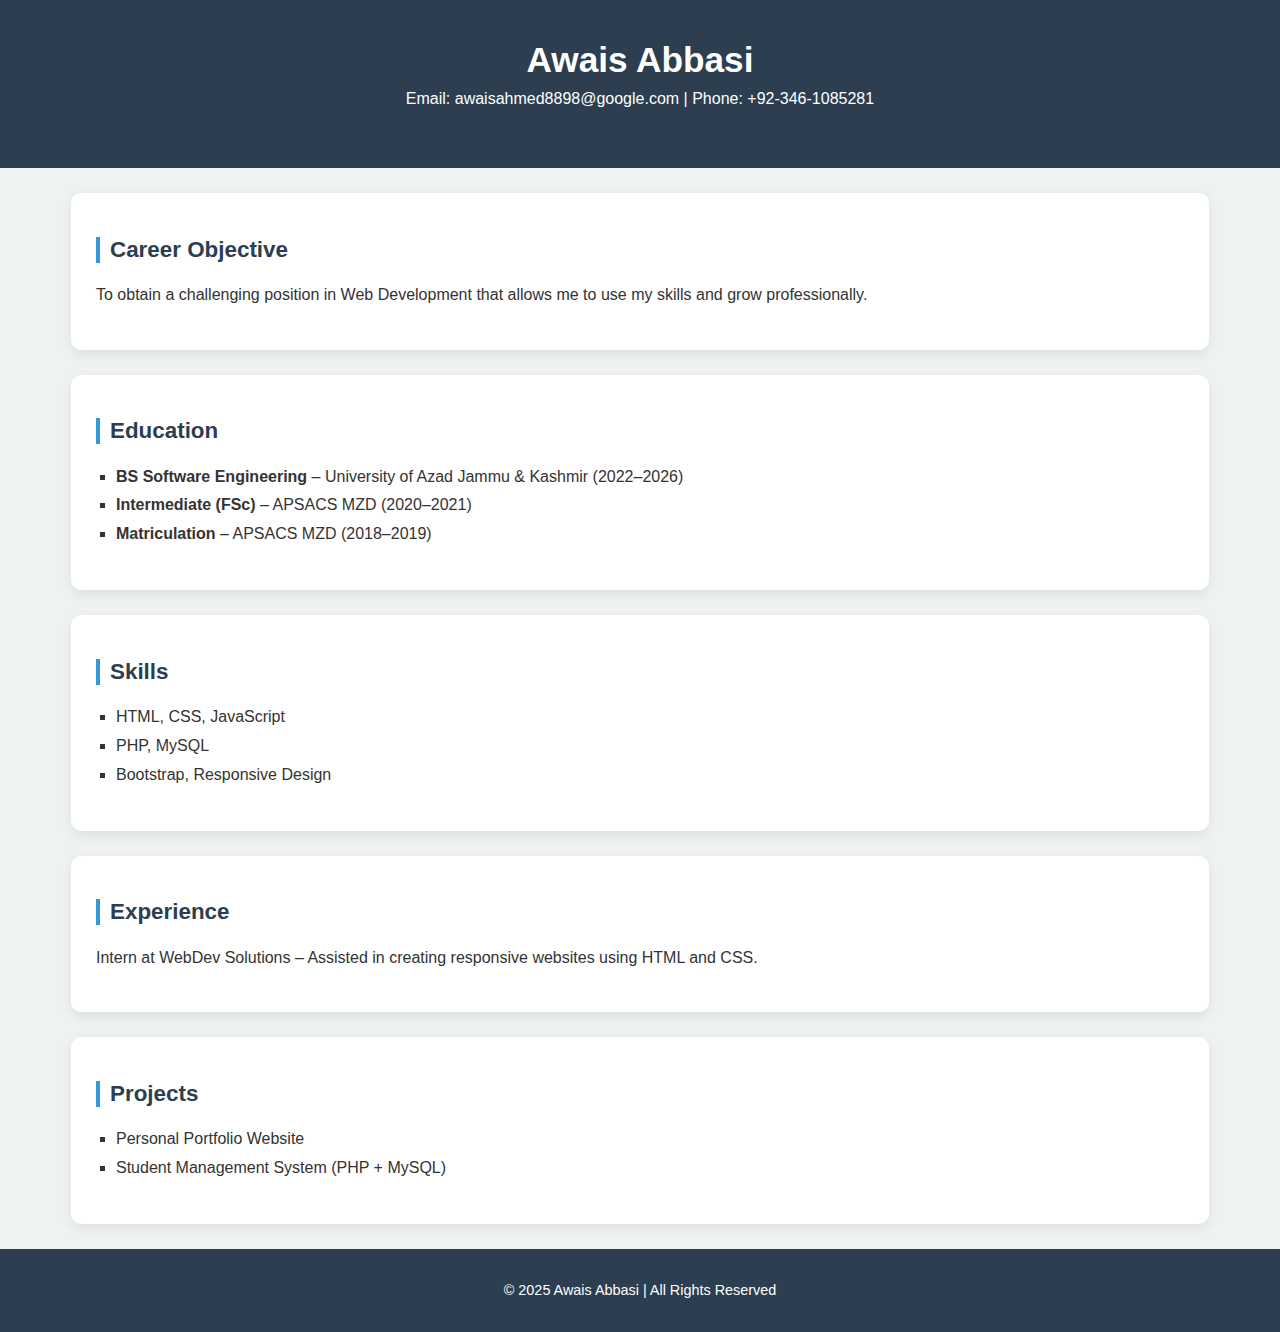
<file: lab_01/index.html>
<!DOCTYPE html>
<html lang="en">
<head>
    <meta charset="UTF-8">
    <meta name="viewport" content="width=device-width, initial-scale=1.0">
    <title>Awais Abbasi - Personal CV</title>
    <style>
        body {
            font-family: 'Segoe UI', Tahoma, Geneva, Verdana, sans-serif;
            background-color: #eef2f3;
            color: #333;
            margin: 0;
            padding: 0;
        }

        header {
            background-color: #2c3e50;
            color: #fff;
            text-align: center;
            padding: 40px 15px;
        }

        header h1 {
            margin: 0;
            font-size: 2.2em;
        }

        header p {
            margin-top: 5px;
            font-size: 1em;
        }

        section {
            background-color: #fff;
            margin: 25px auto;
            padding: 25px;
            width: 85%;
            border-radius: 10px;
            box-shadow: 0 4px 12px rgba(0,0,0,0.08);
            transition: transform 0.2s ease;
        }

        section:hover {
            transform: scale(1.01);
        }

        h2 {
            color: #2c3e50;
            border-left: 4px solid #3498db;
            padding-left: 10px;
            font-size: 1.4em;
        }

        ul {
            list-style-type: square;
            padding-left: 20px;
            line-height: 1.8;
        }

        p {
            line-height: 1.7;
        }

        footer {
            text-align: center;
            background-color: #2c3e50;
            color: white;
            padding: 15px;
            margin-top: 20px;
            font-size: 0.9em;
        }
    </style>
</head>
<body>

    <header>
        <h1>Awais Abbasi</h1>
        <p>Email: awaisahmed8898@google.com | Phone: +92-346-1085281</p>
    </header>

    <section>
        <h2>Career Objective</h2>
        <p>To obtain a challenging position in Web Development that allows me to use my skills and grow professionally.</p>
    </section>

    <section>
        <h2>Education</h2>
        <ul>
            <li><strong>BS Software Engineering</strong> – University of Azad Jammu & Kashmir (2022–2026)</li>
            <li><strong>Intermediate (FSc)</strong> – APSACS MZD (2020–2021)</li>
            <li><strong>Matriculation</strong> – APSACS MZD (2018–2019)</li>
        </ul>
    </section>

    <section>
        <h2>Skills</h2>
        <ul>
            <li>HTML, CSS, JavaScript</li>
            <li>PHP, MySQL</li>
            <li>Bootstrap, Responsive Design</li>
        </ul>
    </section>

    <section>
        <h2>Experience</h2>
        <p>Intern at WebDev Solutions – Assisted in creating responsive websites using HTML and CSS.</p>
    </section>

    <section>
        <h2>Projects</h2>
        <ul>
            <li>Personal Portfolio Website</li>
            <li>Student Management System (PHP + MySQL)</li>
        </ul>
    </section>

    <footer>
        <p>© 2025 Awais Abbasi | All Rights Reserved</p>
    </footer>

</body>
</html>
</file>
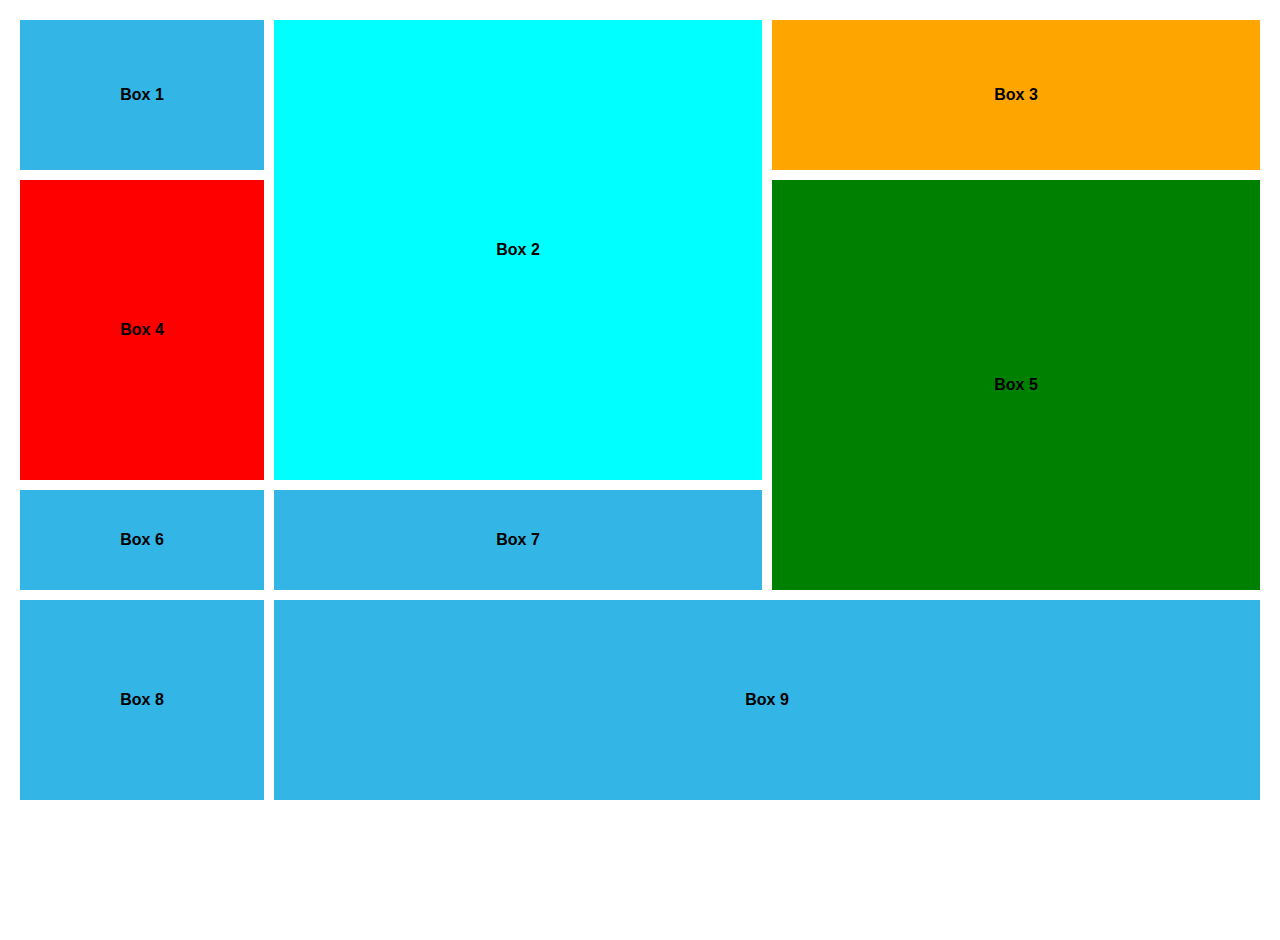
<file: lab_04/index.html>
<!DOCTYPE html>
<html lang="en">
<head>
  <meta charset="UTF-8">
  <title>CSS Grid Boxes</title>
  <style>
    body {
      margin: 0;
      padding: 20px;
    }

    .grid-container {
      display: grid;
      grid-template-columns: 1fr 2fr 2fr;
      grid-template-rows: 150px 300px 100px 200px;
      gap: 10px;
      height: 100vh;
    }

    .box {
      display: flex;
      align-items: center;
      justify-content: center;
      font-family: Arial, sans-serif;
      font-weight: bold;
      font-size: 16px;
    }

    .box1 { background: #33b5e5; grid-column: 1 / 2; grid-row: 1 / 2; }
    .box2 { background: #00ffff; grid-column: 2 / 3; grid-row: 1 / 3; }
    .box3 { background: orange; grid-column: 3 / 4; grid-row: 1 / 2; }
    .box4 { background: red; grid-column: 1 / 2; grid-row: 2 / 3; }
    .box5 { background: green; grid-column: 3 / 4; grid-row: 2 / 4; }
    .box6 { background: #33b5e5; grid-column: 1 / 2; grid-row: 3 / 4; }
    .box7 { background: #33b5e5; grid-column: 2 / 3; grid-row: 3 / 4; }
    .box8 { background: #33b5e5; grid-column: 1 / 2; grid-row: 4 / 5; }
    .box9 { background: #33b5e5; grid-column: 2 / 4; grid-row: 4 / 5; }

  </style>
</head>
<body>

  <div class="grid-container">
    <div class="box box1">Box 1</div>
    <div class="box box2">Box 2</div>
    <div class="box box3">Box 3</div>
    <div class="box box4">Box 4</div>
    <div class="box box5">Box 5</div>
    <div class="box box6">Box 6</div>
    <div class="box box7">Box 7</div>
    <div class="box box8">Box 8</div>
    <div class="box box9">Box 9</div>
  </div>

</body>
</html>
</file>
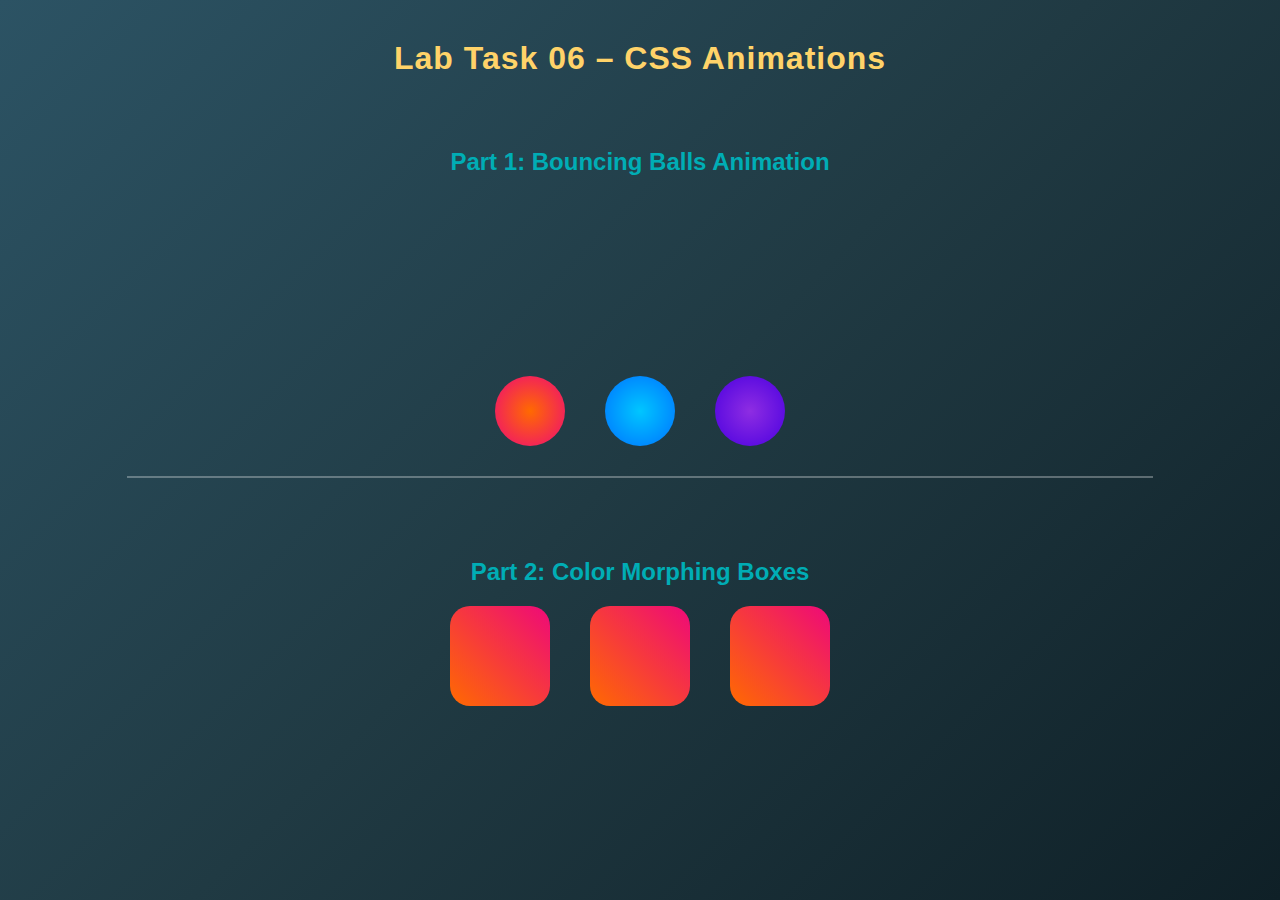
<file: lab_06/index.html>
<!DOCTYPE html>
<html lang="en">
<head>
    <meta charset="UTF-8">
    <meta name="viewport" content="width=device-width, initial-scale=1.0">
    <title>Lab Task 06 – CSS Animations</title>
    <style>
        /* 🌈 General Page Styling */
        body {
            font-family: 'Poppins', sans-serif;
            margin: 0;
            padding: 0;
            min-height: 100vh;
            display: flex;
            flex-direction: column;
            align-items: center;
            justify-content: flex-start;
            background: linear-gradient(135deg, #2C5364, #203A43, #0F2027);
            color: white;
        }

        h1 {
            text-align: center;
            margin-top: 40px;
            color: #FFD369;
            letter-spacing: 1px;
        }

        h2 {
            margin-top: 50px;
            color: #00ADB5;
        }

        hr {
            width: 80%;
            border: 1px solid rgba(255, 255, 255, 0.3);
            margin: 30px 0;
        }

        /* 🎾 Bouncing Balls Section */
        .balls-container {
            display: flex;
            justify-content: center;
            align-items: flex-end;
            height: 250px;
            gap: 40px;
        }

        .ball {
            width: 70px;
            height: 70px;
            border-radius: 50%;
            background: radial-gradient(circle, #ff6a00, #ee0979);
            animation: bounce 1.6s ease-in-out infinite;
        }

        .ball:nth-child(2) {
            animation-delay: 0.3s;
            background: radial-gradient(circle, #00c6ff, #0072ff);
        }

        .ball:nth-child(3) {
            animation-delay: 0.6s;
            background: radial-gradient(circle, #8E2DE2, #4A00E0);
        }

        @keyframes bounce {
            0%, 100% {
                transform: translateY(0);
            }
            50% {
                transform: translateY(-150px);
            }
        }

        /* 🎨 Color Morphing Boxes Section */
        .boxes-container {
            display: flex;
            justify-content: center;
            align-items: center;
            gap: 40px;
            margin-bottom: 60px;
        }

        .box {
            width: 100px;
            height: 100px;
            border-radius: 20px;
            background: linear-gradient(45deg, #ff6a00, #ee0979);
            animation: colorShift 4s infinite alternate ease-in-out;
        }

        .box:nth-child(2) {
            animation-delay: 1s;
        }

        .box:nth-child(3) {
            animation-delay: 2s;
        }

        @keyframes colorShift {
            0% {
                background: linear-gradient(45deg, #ff6a00, #ee0979);
                transform: rotate(0deg);
            }
            50% {
                background: linear-gradient(45deg, #00c6ff, #0072ff);
                transform: rotate(180deg);
            }
            100% {
                background: linear-gradient(45deg, #8E2DE2, #4A00E0);
                transform: rotate(360deg);
            }
        }

        /* 📱 Responsive Design */
        @media (max-width: 768px) {
            .balls-container, .boxes-container {
                flex-direction: column;
                gap: 25px;
            }

            .ball, .box {
                width: 80px;
                height: 80px;
            }

            h2 {
                font-size: 1.2rem;
            }
        }

        footer {
            text-align: center;
            padding: 20px;
            font-size: 0.9rem;
            color: #ccc;
        }
    </style>
</head>
<body>

    <h1>Lab Task 06 – CSS Animations</h1>

    <!-- 🎾 Bouncing Balls Animation -->
    <h2>Part 1: Bouncing Balls Animation</h2>
    <div class="balls-container">
        <div class="ball"></div>
        <div class="ball"></div>
        <div class="ball"></div>
    </div>

    <hr>

    <!-- 🎨 Color Morphing Boxes Animation -->
    <h2>Part 2: Color Morphing Boxes</h2>
    <div class="boxes-container">
        <div class="box"></div>
        <div class="box"></div>
        <div class="box"></div>
    </div>

   

</body>
</html>
</file>
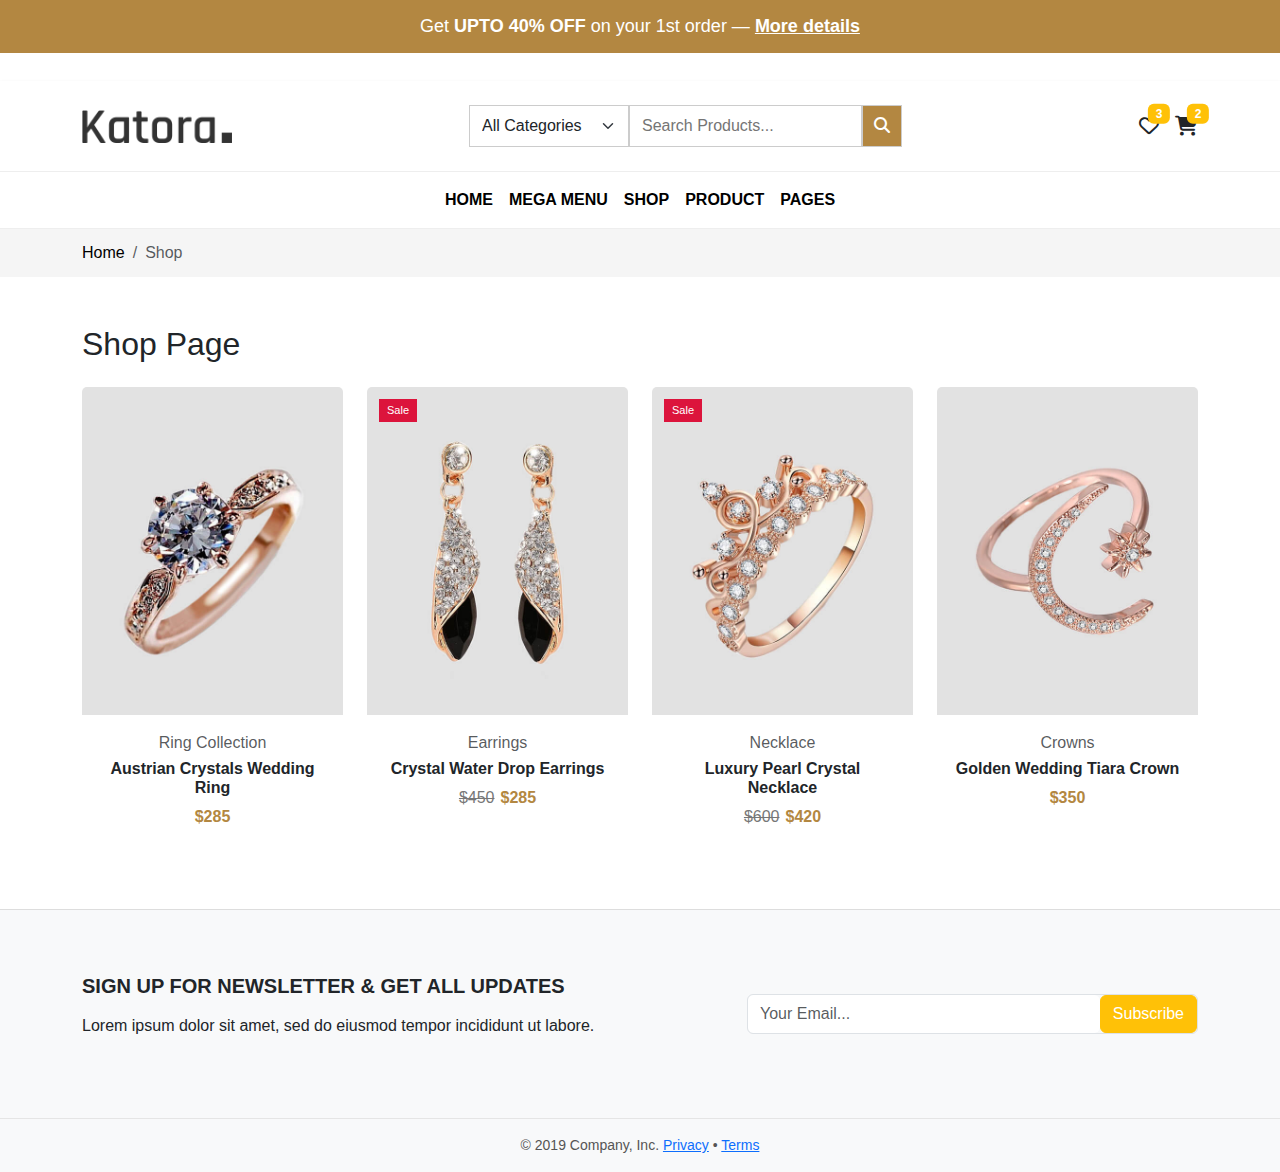
<file: lab_07/index.html>
<!DOCTYPE html>
<html lang="en">
<head>
  <meta charset="UTF-8">
  <meta name="viewport" content="width=device-width, initial-scale=1.0">
  <title>Katora — Multipurpose Shopping Page</title>
  <link rel="icon" type="image/png" href="images/fav.png" />
  <link href="https://cdn.jsdelivr.net/npm/bootstrap@5.3.3/dist/css/bootstrap.min.css" rel="stylesheet">
  <link rel="stylesheet" href="https://cdnjs.cloudflare.com/ajax/libs/font-awesome/6.5.0/css/all.min.css">
  <style>
    :root {
      --gold:#b38741;
      --dark:#2c2c2c;
      --light:#f8f9fa;
    }
    *{font-family:'Montserrat',sans-serif;box-sizing:border-box;}
    body{background:#fff;margin:0;}
    .announcement{background:var(--gold);color:#fff;font-size:18px;padding:.8rem;text-align:center;position:fixed;width:100%;z-index:2000;top:0;}
    .topbar{background:var(--dark);color:#fff;font-size:13px;padding:.3rem 0;}
    .topbar a{color:#fff;text-decoration:none;margin-right:15px;}
    .topbar a:hover{color:var(--gold);}
    header{background:#fff;padding:1.5rem 0;box-shadow:0 1px 3px rgba(0,0,0,.08);margin-top:52px;}
    .search-form{display:flex;max-width:700px;margin:auto;}
    .search-form select,.search-form input,.search-form button{border:1px solid #ccc;border-radius:0;}
    .search-form select{max-width:160px;}
    .search-form input{flex:1;padding:.5rem .75rem;}
    .search-form button{background:var(--gold);color:#fff;width:50px;}
    nav.navbar{border-top:1px solid #eee;border-bottom:1px solid #eee;}
    nav .nav-link{font-weight:600;text-transform:uppercase;color:#000;}
    nav .nav-link:hover{color:var(--gold);}
    .breadcrumb-wrap{background:#f5f5f5;padding:12px 0;}
    .breadcrumb a{text-decoration:none;color:#000;}
    .breadcrumb a:hover{color:var(--gold);}
    .products .card{border:none;transition:.3s;}
    .products .card:hover{transform:translateY(-5px);}
    .price ins{color:var(--gold);font-weight:700;text-decoration:none;}
    .price del{color:#777;margin-right:6px;}
    .footer-top{background:var(--light);padding:4rem 0;border-top:1px solid #ddd;margin-top:4rem;}
    .footer-top h5{text-transform:uppercase;font-weight:600;margin-bottom:1rem;}
    .footer-bottom{background:#f8f9fa;text-align:center;font-size:14px;padding:1rem 0;color:#555;border-top:1px solid #e5e5e5;}
    .badge-tag{background:crimson;color:#fff;font-size:11px;padding:3px 8px;position:absolute;top:12px;left:12px;}
  </style>
</head>
<body>

  <div class="announcement">
    Get <strong>UPTO 40% OFF</strong> on your 1st order — <a href="#" class="text-white fw-bold">More details</a>
  </div>

  <div class="topbar">
    <div class="container d-flex justify-content-between">
      <div>
        <a href="#">English</a>
        <a href="#">USD</a>
      </div>
      <div>
        <span class="me-3">Welcome User</span>
        <a href="#">My Account</a>
      </div>
    </div>
  </div>

  <header>
    <div class="container d-flex flex-wrap justify-content-between align-items-center">
      <a href="#"><img src="assets/logo.png" alt="Logo" style="width:150px;"></a>
      <form class="search-form my-3 my-lg-0">
        <select class="form-select">
          <option>All Categories</option><option>Rings</option><option>Earrings</option><option>Necklace</option>
        </select>
        <input type="search" placeholder="Search Products...">
        <button type="submit"><i class="fa fa-search"></i></button>
      </form>
      <div class="d-flex align-items-center">
        <a href="#" class="position-relative me-3 text-dark"><i class="fa-regular fa-heart fa-lg"></i><span class="position-absolute top-0 start-100 translate-middle badge bg-warning">3</span></a>
        <a href="#" class="position-relative text-dark"><i class="fa-solid fa-cart-shopping fa-lg"></i><span class="position-absolute top-0 start-100 translate-middle badge bg-warning">2</span></a>
      </div>
    </div>
  </header>

  <nav class="navbar navbar-expand-lg bg-white">
    <div class="container justify-content-center">
      <ul class="navbar-nav">
        <li class="nav-item"><a href="#" class="nav-link">Home</a></li>
        <li class="nav-item"><a href="#" class="nav-link">Mega Menu</a></li>
        <li class="nav-item"><a href="#" class="nav-link">Shop</a></li>
        <li class="nav-item"><a href="#" class="nav-link">Product</a></li>
        <li class="nav-item"><a href="#" class="nav-link">Pages</a></li>
      </ul>
    </div>
  </nav>

  <div class="breadcrumb-wrap">
    <div class="container">
      <nav aria-label="breadcrumb">
        <ol class="breadcrumb mb-0">
          <li class="breadcrumb-item"><a href="#">Home</a></li>
          <li class="breadcrumb-item active">Shop</li>
        </ol>
      </nav>
    </div>
  </div>

  <main class="container my-5">
    <h2 class="mb-4">Shop Page</h2>
    <div class="row g-4 products">
      <div class="col-6 col-md-3">
        <div class="card position-relative">
          <img src="assets/product_image_01.jpg" class="card-img-top" alt="">
          <div class="card-body text-center">
            <p class="text-muted mb-1">Ring Collection</p>
            <h6 class="fw-semibold">Austrian Crystals Wedding Ring</h6>
            <p class="price mb-0"><ins>$285</ins></p>
          </div>
        </div>
      </div>
      <div class="col-6 col-md-3">
        <div class="card position-relative">
          <span class="badge-tag">Sale</span>
          <img src="assets/product_image_02.jpg" class="card-img-top" alt="">
          <div class="card-body text-center">
            <p class="text-muted mb-1">Earrings</p>
            <h6 class="fw-semibold">Crystal Water Drop Earrings</h6>
            <p class="price mb-0"><del>$450</del><ins>$285</ins></p>
          </div>
        </div>
      </div>
      <div class="col-6 col-md-3">
        <div class="card position-relative">
          <span class="badge-tag">Sale</span>
          <img src="assets/product_image_03.jpg" class="card-img-top" alt="">
          <div class="card-body text-center">
            <p class="text-muted mb-1">Necklace</p>
            <h6 class="fw-semibold">Luxury Pearl Crystal Necklace</h6>
            <p class="price mb-0"><del>$600</del><ins>$420</ins></p>
          </div>
        </div>
      </div>
      <div class="col-6 col-md-3">
        <div class="card position-relative">
          <img src="assets/product_image_04.jpg" class="card-img-top" alt="">
          <div class="card-body text-center">
            <p class="text-muted mb-1">Crowns</p>
            <h6 class="fw-semibold">Golden Wedding Tiara Crown</h6>
            <p class="price mb-0"><ins>$350</ins></p>
          </div>
        </div>
      </div>
    </div>
  </main>

  <section class="footer-top">
    <div class="container">
      <div class="row align-items-center">
        <div class="col-md-7">
          <h5>SIGN UP FOR NEWSLETTER & GET ALL UPDATES</h5>
          <p>Lorem ipsum dolor sit amet, sed do eiusmod tempor incididunt ut labore.</p>
        </div>
        <div class="col-md-5">
          <form class="d-flex border rounded overflow-hidden">
            <input type="email" class="form-control border-0" placeholder="Your Email...">
            <button class="btn btn-warning text-white">Subscribe</button>
          </form>
        </div>
      </div>
    </div>
  </section>

  <footer class="footer-bottom">
    © 2019 Company, Inc. <a href="privacy.html">Privacy</a> • <a href="term.html">Terms</a>
  </footer>

  <script src="https://cdn.jsdelivr.net/npm/bootstrap@5.3.3/dist/js/bootstrap.bundle.min.js"></script>
</body>
</html>
</file>
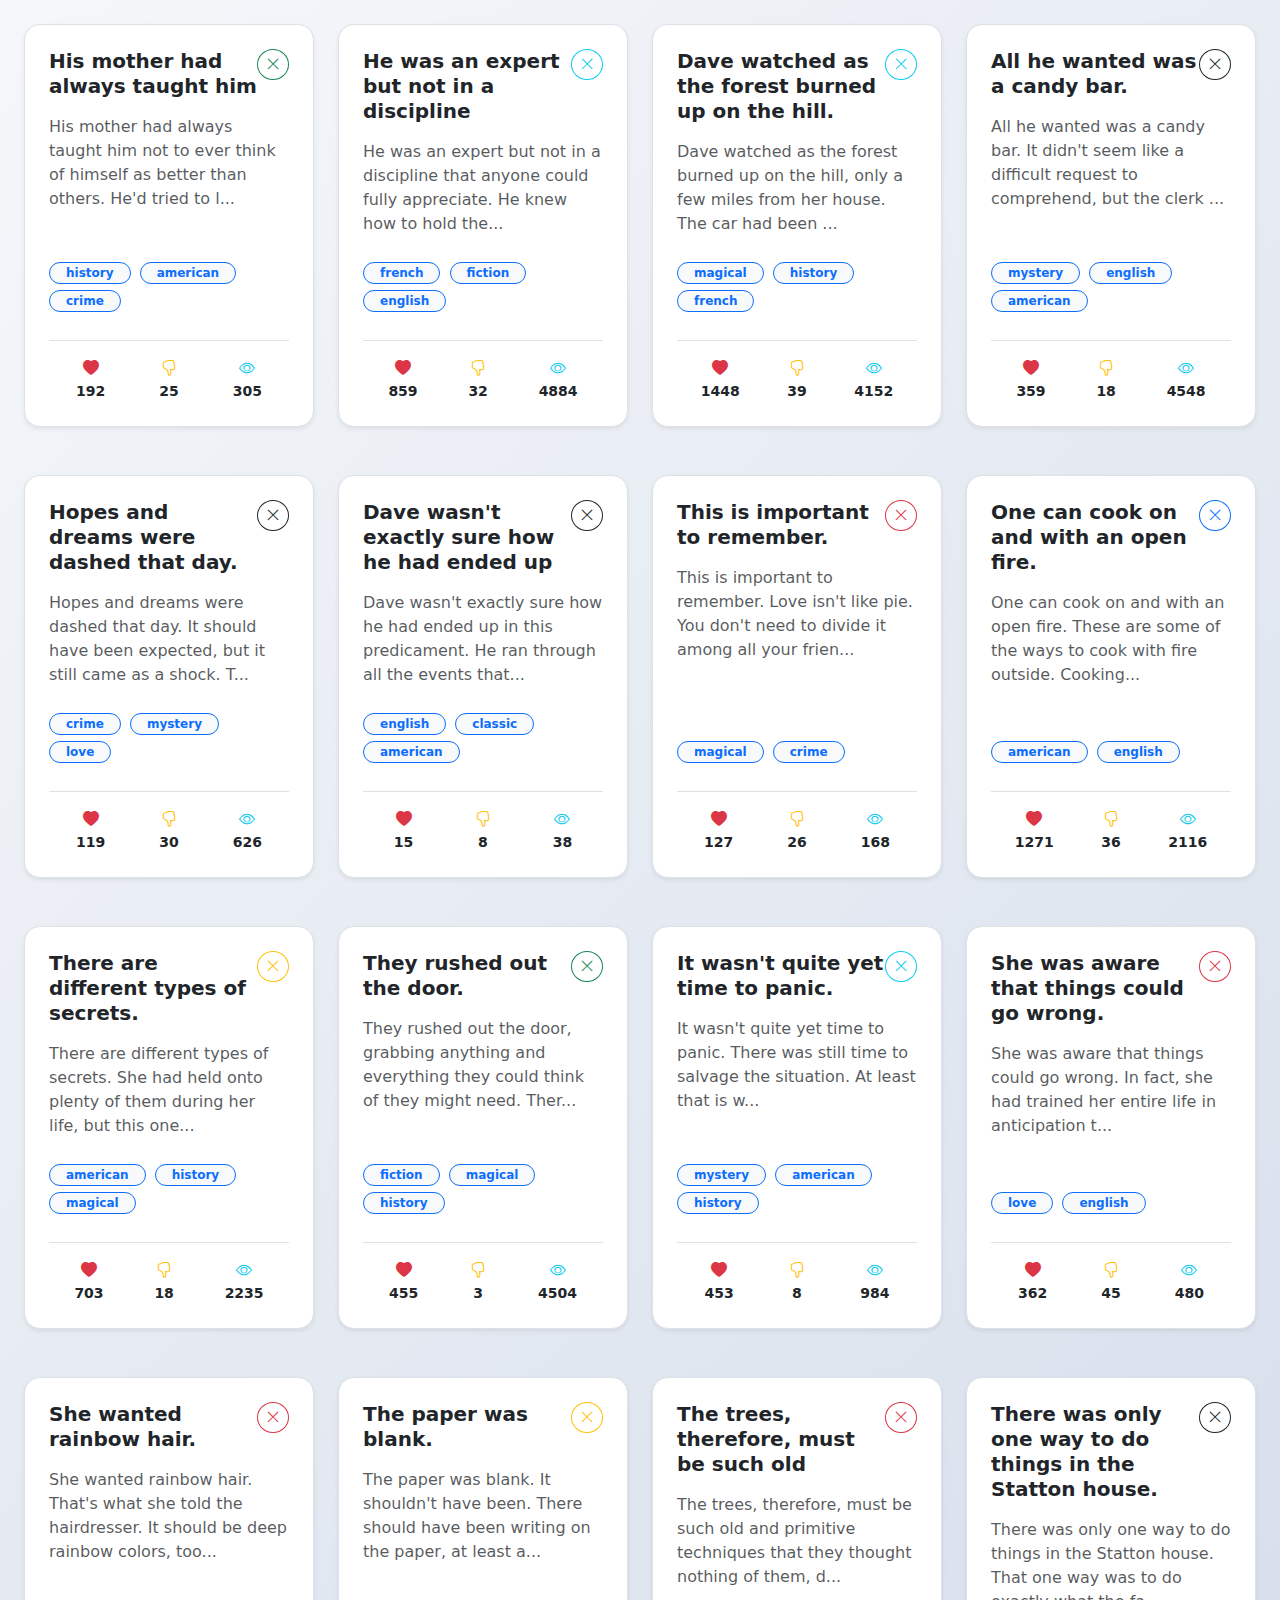
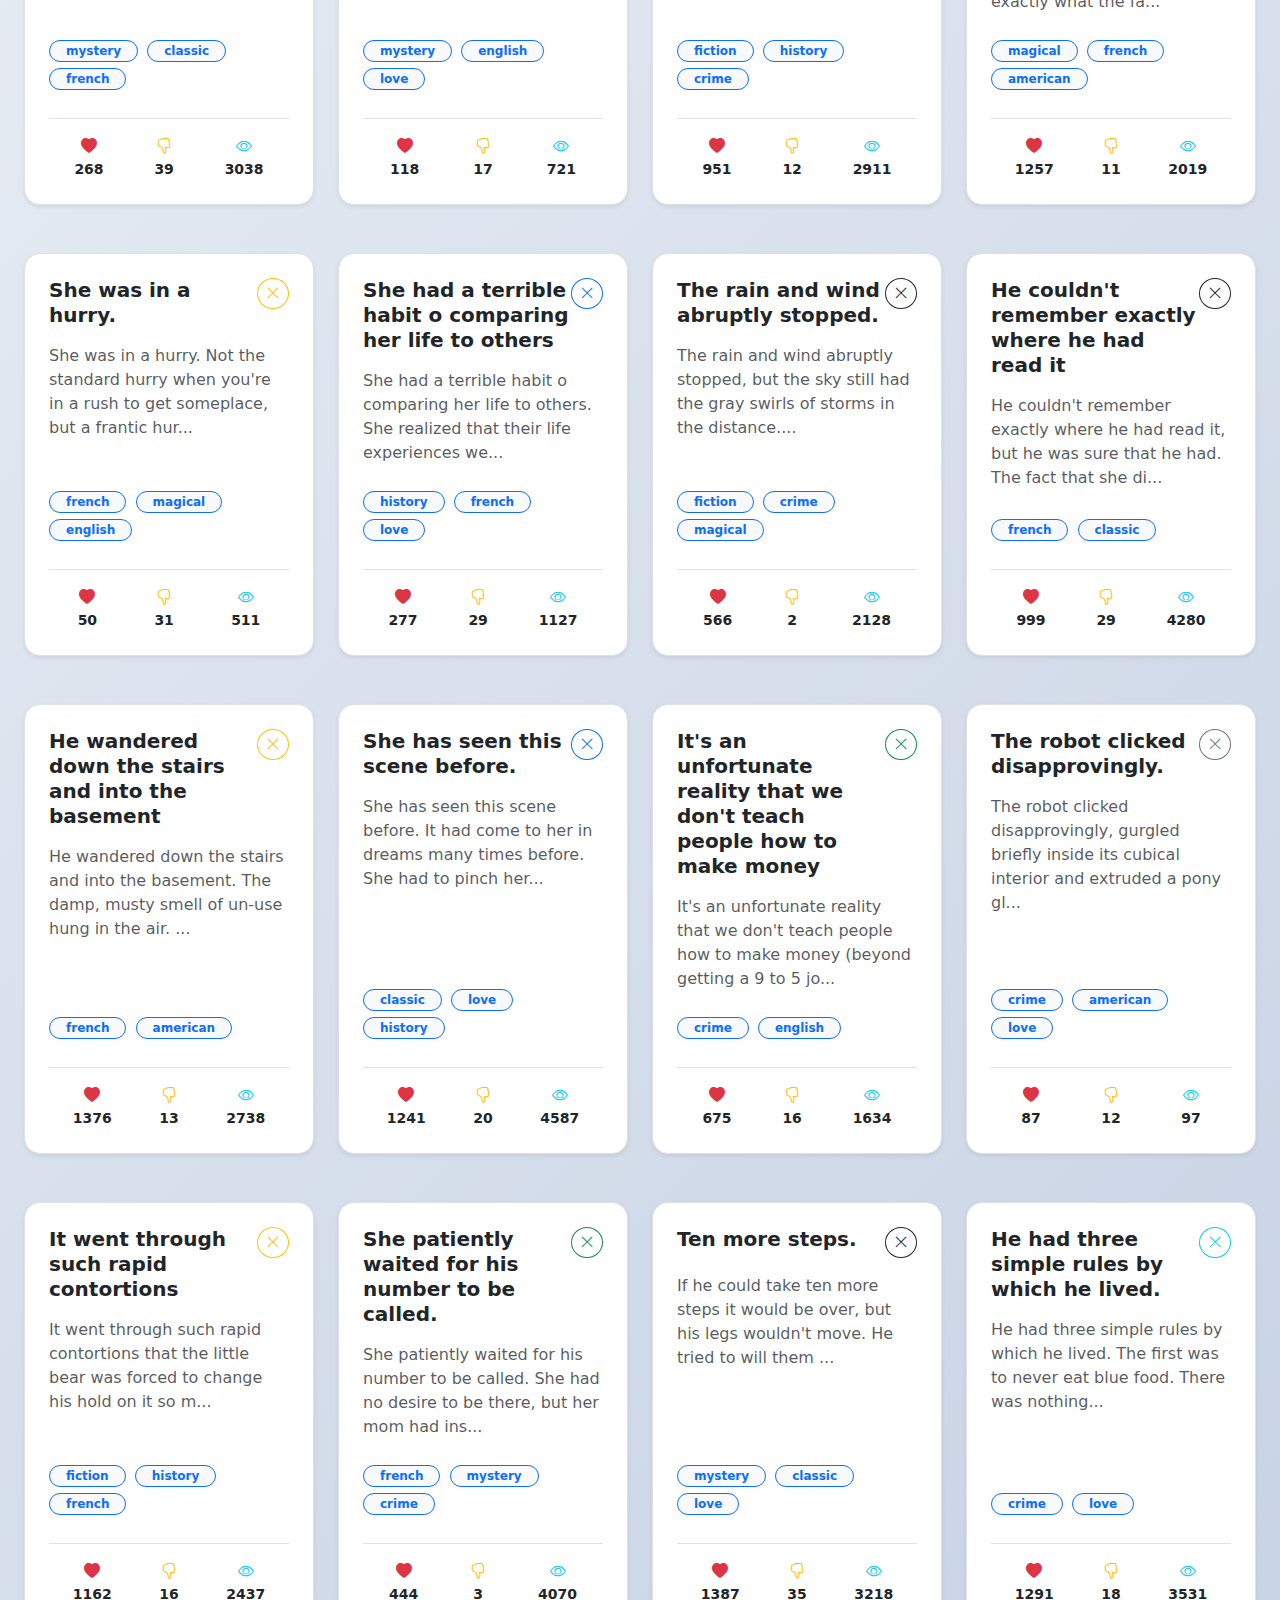
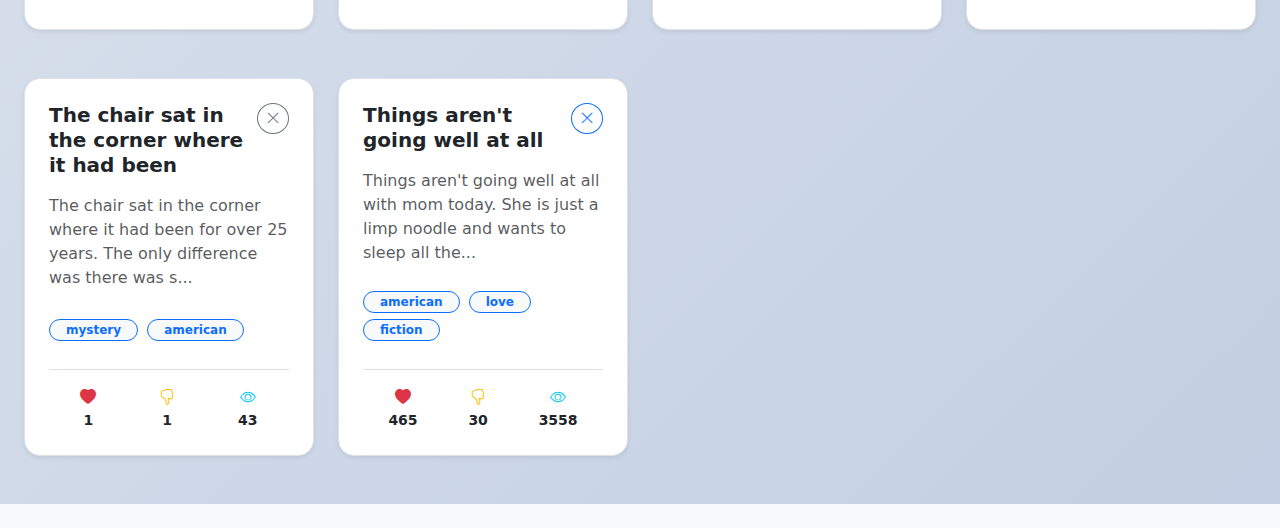
<file: lab_08/index.html>
<!DOCTYPE html>
<html lang="en">
  <head>
    <meta charset="UTF-8" />
    <meta name="viewport" content="width=device-width, initial-scale=1.0" />
    <title>Posts Feed</title>

    <!-- Bootstrap CSS -->
    <link
      href="https://cdn.jsdelivr.net/npm/bootstrap@5.3.2/dist/css/bootstrap.min.css"
      rel="stylesheet"
    />

    <!-- Bootstrap Icons -->
    <link
      rel="stylesheet"
      href="https://cdn.jsdelivr.net/npm/bootstrap-icons@1.11.3/font/bootstrap-icons.min.css"
    />
  </head>
  <body
    class="bg-light"
    style="
      background: linear-gradient(135deg, #f5f7fa 0%, #c3cfe2 100%);
      min-height: 100vh;
    "
  >
    <div class="container-fluid px-4"></div>

    <!-- Bootstrap JS -->
    <script src="https://cdn.jsdelivr.net/npm/bootstrap@5.3.2/dist/js/bootstrap.bundle.min.js"></script>

    <!-- Posts Data -->
    <script src="postdata.js"></script>

    <!-- Template Script -->
    <script src="posttemp.js"></script>
  </body>
</html>
</file>
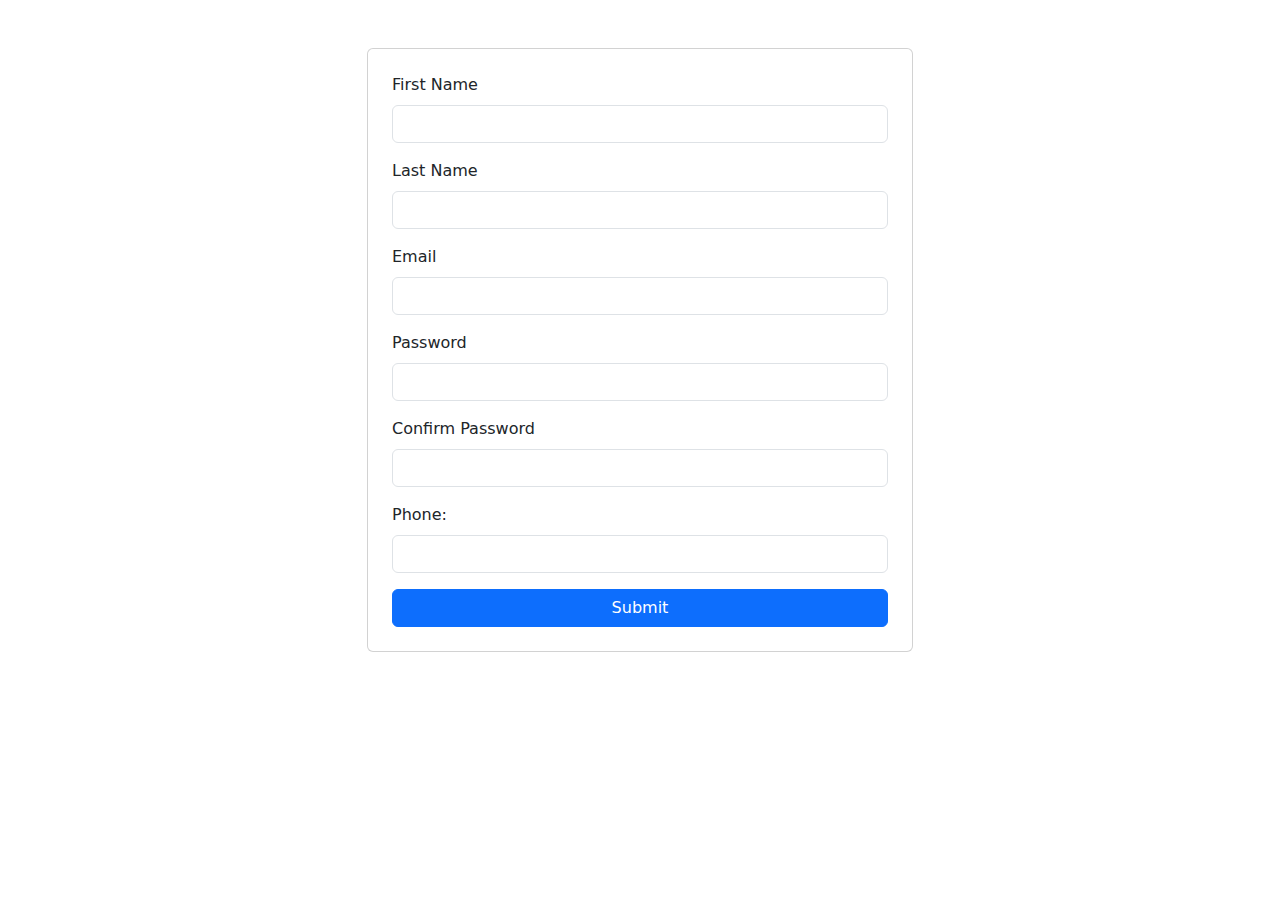
<file: lab_09/index.html>
<!DOCTYPE html>
<html lang="en">
<head>
    <meta charset="UTF-8">
    <meta name="viewport" content="width=device-width, initial-scale=1.0">
    <title>
        Form
    </title>
    <link href="https://cdnjs.cloudflare.com/ajax/libs/bootstrap/5.3.0/css/bootstrap.min.css" rel="stylesheet">
</head>
<body>
    <div class="container mt-5">
    <div class="row justify-content-center">
    <div class="col-md-6">
        <form action="" method="post" class="card p-4">
            <div class="mb-3">
                        <label for="f_name" class="form-label">First Name</label>
                        <input type="text" name="f_name" class="form-control" id="f_name">
            </div>
            <div class="mb-3">
                        <label for="l_name" class="form-label">Last Name</label>
                        <input type="text" name="l_name" class="form-control" id="l_name">
            </div>
            <div class="mb-3">
                        <label for="email" class="form-label">Email</label>
                        <input type="email" name="email" class="form-control" id="email">
             </div>
            <div class="mb-3">
                        <label for="password" class="form-label">Password</label>
                        <input type="password" name="password" class="form-control" id="password">
             </div>
            <div class="mb-3">
                        <label for="conf-pass" class="form-label">Confirm Password</label>
                        <input type="password" name="conf_pass" class="form-control" id="conf-pass">
            </div>
            <div class="mb-3">
                        <label for="phone" class="form-label">Phone:</label>
                        <input type="number" name="phone" class="form-control" id="phone">
            </div>
                    <input type="submit" class="btn btn-primary w-100">
                </form>
            </div>
            </div>
            </div>
</body>
</html>
</file>
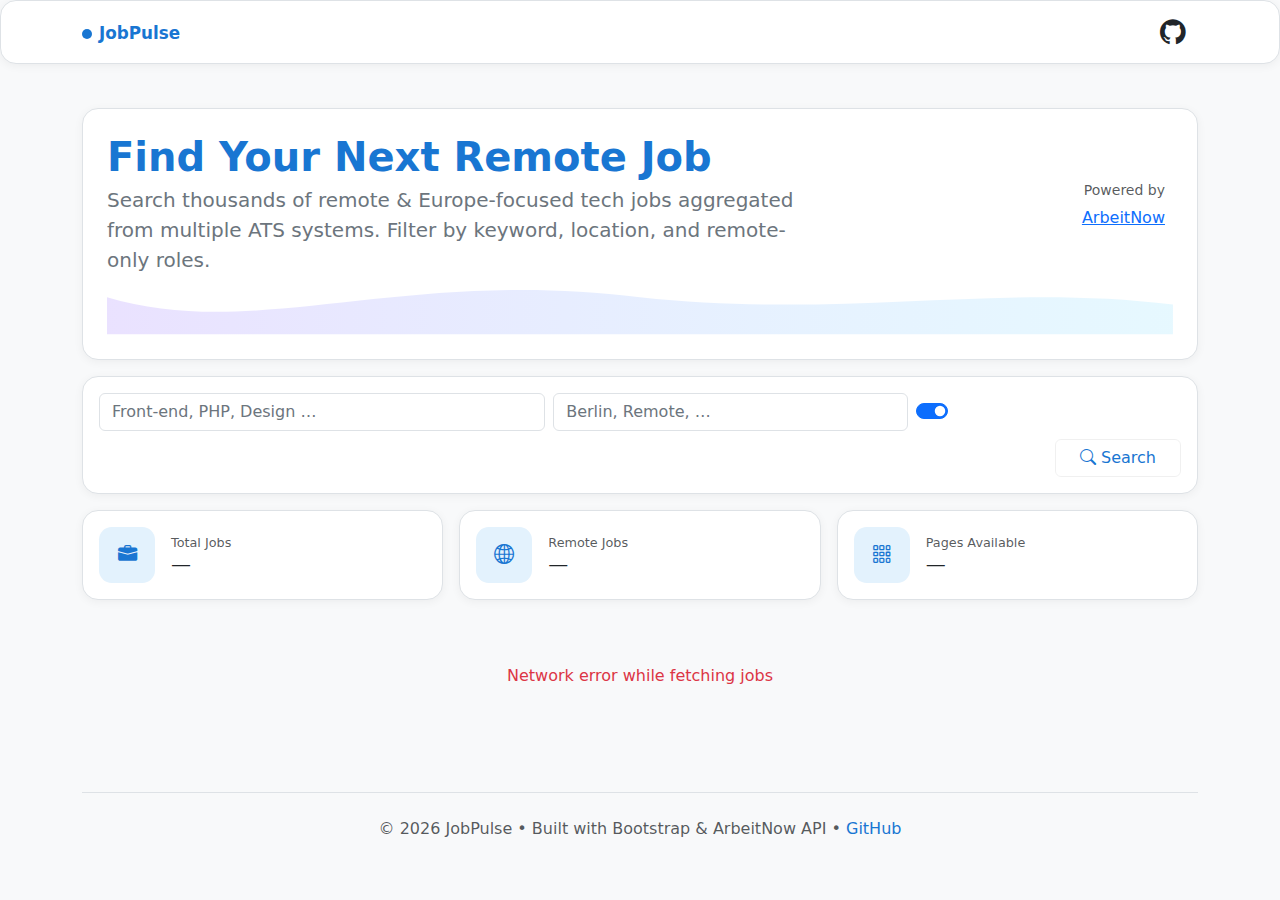
<file: OEL/index.html>
<!doctype html>
<html lang="en">
<head>
  <meta charset="utf-8" />
  <meta name="viewport" content="width=device-width,initial-scale=1" />
  <title>JobPulse - Job Search Aggregator</title>

  
  <!-- Bootstrap 5 CDN -->
  <link href="https://cdn.jsdelivr.net/npm/bootstrap@5.3.3/dist/css/bootstrap.min.css" rel="stylesheet">
  
  <!-- Bootstrap icons (for little icons) -->
  <link href="https://cdn.jsdelivr.net/npm/bootstrap-icons@1.11.3/font/bootstrap-icons.css" rel="stylesheet">
  
  <link rel="stylesheet" href="app.css">
</head>
<body>

  <!-- Sticky navbar -->
  <nav class="navbar navbar-dark sticky-top bg-dark glass py-2">
    <div class="container">
      <a class="navbar-brand d-flex align-items-center" href="#" style="gap:.5rem;">
        <span class="brand-logo">
          <span class="brand-dot"></span>
          <span style="font-size:1.05rem">JobPulse</span>
        </span>
      </a>

      <div class="d-flex align-items-center gap-2">
    
      <a id="githubBtn" class="btn btn-lg" href="https://github.com/KhurramRaja35" target="_blank" rel="noopener" title="Open GitHub repo">
        <i class="bi bi-github" aria-hidden="true"></i>
        <span class="visually-hidden" >GitHub</span>
      </a>
      </div>
    </div>
  </nav>

  <!-- Main container -->
  <main class="container py-4">

    <!-- Hero -->
    <section class="hero glass p-4 position-relative">
      <div class="row align-items-center gx-3">
        <div class="col-md-8">
          <h1>Find Your Next Remote Job</h1>
          <p class="lead mb-0">Search thousands of remote & Europe-focused tech jobs aggregated from multiple ATS systems. Filter by keyword, location, and remote-only roles.</p>
        </div>

        <div class="col-md-4 text-md-end mt-3 mt-md-0">
          <div class="d-inline-block p-2" style="border-radius:.7rem;background:linear-gradient(90deg, rgba(255,255,255,0.02), rgba(255,255,255,0.01))">
            <small class="text-muted">Powered by</small>
            <div class="d-flex align-items-center gap-2 mt-1 justify-content-end">
              <!-- <img src="https://arbeitnow.com/static/media/logo.26d2e7d3.svg" alt="ArbeitNow" width="88" style="filter:grayscale(1) brightness(.9);opacity:.95;"> -->
               <!-- add link + graceful fallback when remote image fails -->
              <a href="https://arbeitnow.com" target="_blank" rel="noopener" title="ArbeitNow">
                <img src="https://arbeitnow.com/static/media/logo.26d2e7d3.svg" alt="ArbeitNow" width="88"
                     style="filter:grayscale(1) brightness(.9);opacity:.95;"
                     onerror="this.onerror=null; this.replaceWith(document.createTextNode('ArbeitNow'));">
              </a>
            </div>
          </div>
        </div>
      </div>

      <!-- SVG wave bottom -->
      <svg class="wave" viewBox="0 0 1440 80" preserveAspectRatio="none">
        <defs>
          <linearGradient id="g1" x1="0%" x2="100%">
            <stop offset="0%" stop-color="#8a5cff" stop-opacity="0.18" />
            <stop offset="100%" stop-color="#30c8ff" stop-opacity="0.12" />
          </linearGradient>
        </defs>
        <path d="M0,30 C200,90 400,-10 720,30 C1000,60 1200,10 1440,40 L1440,80 L0,80 Z" fill="url(#g1)"></path>
      </svg>
    </section>

    <!-- Search bar (glass) -->
    <section class="search-pane glass p-3 mb-3">
      <form id="searchForm" class="row gy-2 gx-2 align-items-center">
        <div class="col-12 col-md-5">
          <input id="keyword" type="search" class="form-control search-input" placeholder="Front-end, PHP, Design …" aria-label="Keyword">
        </div>
        <div class="col-12 col-md-4">
          <input id="location" type="text" class="form-control search-input" placeholder="Berlin, Remote, …" aria-label="Location">
        </div>
        <div class="col-auto d-flex align-items-center gap-2">
          <div class="form-check form-switch text-white">
            <input class="form-check-input" type="checkbox" id="remoteOnly">
            <label class="form-check-label" for="remoteOnly" style="font-weight:600">Remote only</label>
          </div>
        </div>
        <div class="col-auto ms-auto">
          <button id="searchBtn" class="btn neon-btn neon-outline px-4" type="submit">
            <i class="bi bi-search"></i> Search
          </button>
        </div>
      </form>
    </section>

    <!-- Stats row -->
    <section class="mb-3">
      <div class="row g-3">
        <div class="col-12 col-md-4">
          <div class="card glass p-3 h-100">
            <div class="d-flex align-items-center gap-3">
              <div class="stat-icon">
                <i class="bi bi-briefcase-fill" style="font-size:1.2rem;color:linear-gradient(var(--neon));"></i>
              </div>
              <div>
                <div class="text-muted small">Total Jobs</div>
                <div id="statTotal" class="h5 mb-0">—</div>
              </div>
            </div>
          </div>
        </div>

        <div class="col-12 col-md-4">
          <div class="card glass p-3 h-100">
            <div class="d-flex align-items-center gap-3">
              <div class="stat-icon">
                <i class="bi bi-globe2"></i>
              </div>
              <div>
                <div class="text-muted small">Remote Jobs</div>
                <div id="statRemote" class="h5 mb-0">—</div>
              </div>
            </div>
          </div>
        </div>

        <div class="col-12 col-md-4">
          <div class="card glass p-3 h-100">
            <div class="d-flex align-items-center gap-3">
              <div class="stat-icon">
                <i class="bi bi-grid-3x3-gap"></i>
              </div>
              <div>
                <div class="text-muted small">Pages Available</div>
                <div id="statPages" class="h5 mb-0">—</div>
              </div>
            </div>
          </div>
        </div>

      </div>
    </section>

    <!-- Results -->
    <section id="resultsSection" class="mb-4">
      <div id="resultsRow" class="row g-3">
        <!-- Job cards injected here -->
      </div>

      <!-- Pagination -->
      <nav aria-label="Search results pages" class="mt-4">
        <ul id="pagination" class="pagination justify-content-center flex-wrap"></ul>
      </nav>
    </section>

    <!-- Footer -->
    <footer class="text-center text-muted">
      <div>© <span id="year"></span> JobPulse • Built with Bootstrap & ArbeitNow API •
        <a class="repo-link" href="https://github.com/KhurramRaja35" id="repoLink" target="_blank" rel="noopener">GitHub</a>
      </div>
    </footer>

  </main>

  <!-- Bootstrap + Popper JS -->
  <script src="https://cdn.jsdelivr.net/npm/bootstrap@5.3.3/dist/js/bootstrap.bundle.min.js"></script>

  <script src="main.js"></script>

</body>
</html>
</file>
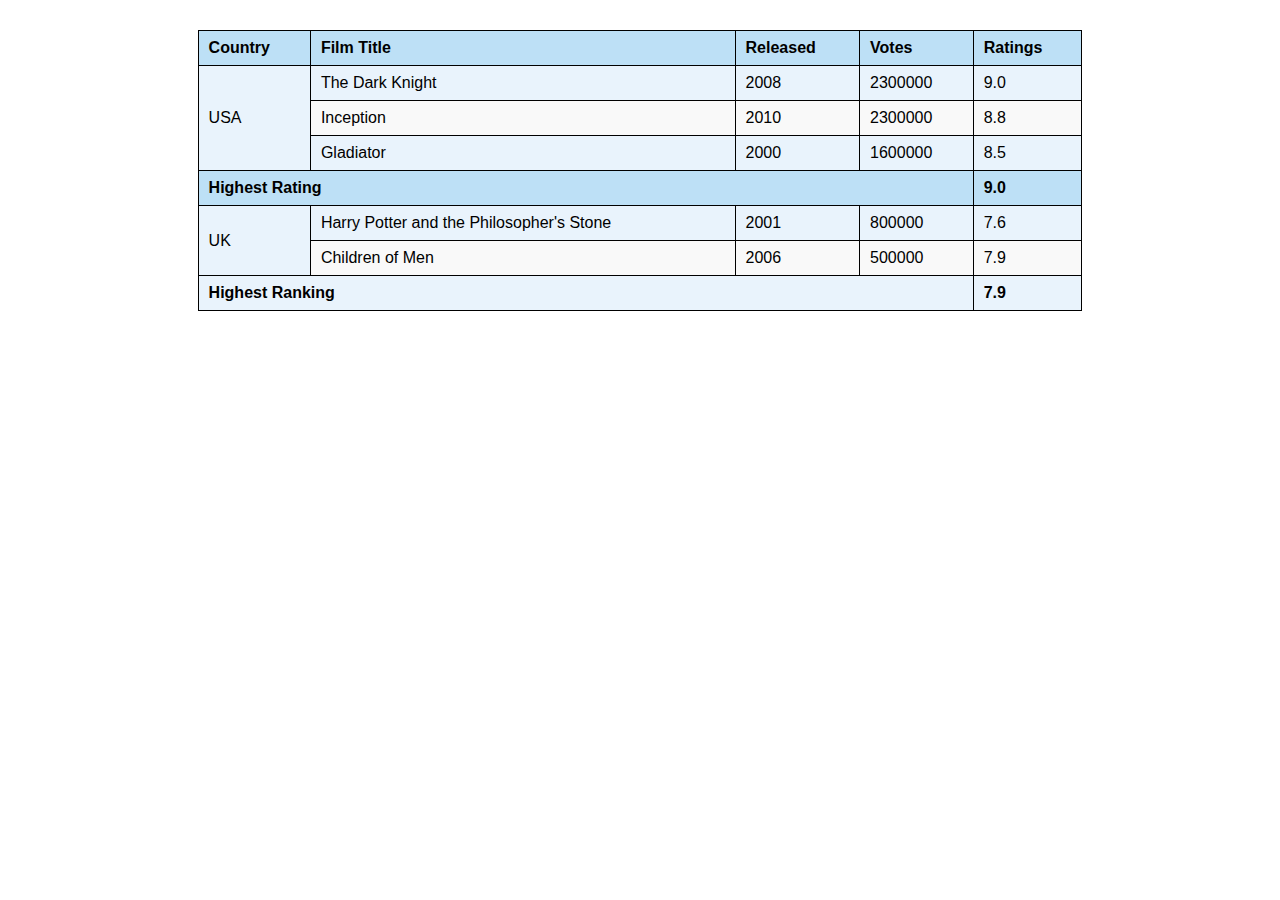
<file: lab_01/table.html>
<!DOCTYPE html>
<html lang="en">
<head>
    <meta charset="UTF-8">
    <meta name="viewport" content="width=device-width, initial-scale=1.0">
    <title>Movies Table - 2000s</title>
    <style>
        table {
            width: 70%;
            border-collapse: collapse;
            margin: 30px auto;
            font-family: Arial, sans-serif;
        }

        th, td {
            border: 1px solid black;
            padding: 8px 10px;
            text-align: left;
        }

        th {
            background-color: #bde0f6;
        }

        td {
            background-color: #f9f9f9;
        }

        tr:nth-child(even) td {
            background-color: #e9f3fc;
        }

        .highlight {
            background-color: #bde0f6;
            font-weight: bold;
        }
    </style>
</head>
<body>

    <table>
        <tr>
            <th>Country</th>
            <th>Film Title</th>
            <th>Released</th>
            <th>Votes</th>
            <th>Ratings</th>
        </tr>

        <tr>
            <td rowspan="3">USA</td>
            <td>The Dark Knight</td>
            <td>2008</td>
            <td>2300000</td>
            <td>9.0</td>
        </tr>
        <tr>
            <td>Inception</td>
            <td>2010</td>
            <td>2300000</td>
            <td>8.8</td>
        </tr>
        <tr>
            <td>Gladiator</td>
            <td>2000</td>
            <td>1600000</td>
            <td>8.5</td>
        </tr>

        <tr>
            <td colspan="4" class="highlight">Highest Rating</td>
            <td class="highlight">9.0</td>
        </tr>

        <tr>
            <td rowspan="2">UK</td>
            <td>Harry Potter and the Philosopher's Stone</td>
            <td>2001</td>
            <td>800000</td>
            <td>7.6</td>
        </tr>
        <tr>
            <td>Children of Men</td>
            <td>2006</td>
            <td>500000</td>
            <td>7.9</td>
        </tr>

        <tr>
            <td colspan="4" class="highlight">Highest Ranking</td>
            <td class="highlight">7.9</td>
        </tr>
    </table>

</body>
</html>
</file>
<file: OEL/app.css>
:root {
    --primary: #1976d2;
    --primary-light: #e3f2fd;
    --accent: #1565c0;
    --text-main: #212529;
    --text-muted: #6c757d;
    --border-light: #dee2e6;
    --bg-light: #f8f9fa;
    --card-bg: #ffffff;
  }

  html, body {
    height: 100%;
    background: var(--bg-light);
    color: var(--text-main);
    font-family: "Inter", system-ui, sans-serif;
  }

  /* Navbar */
  .navbar {
    background-color: #ffffff !important;
    border-bottom: 1px solid var(--border-light);
    box-shadow: 0 2px 6px rgba(0, 0, 0, 0.05);
  }
  .navbar-brand { font-weight: 700; color: var(--primary) !important; }
  .brand-dot { width: 10px; height: 10px; border-radius: 50%; background: var(--primary); display:inline-block; }

  /* Hero Section */
  .hero {
    background: linear-gradient(to right, var(--primary-light), #ffffff);
    border: 1px solid var(--border-light);
    border-radius: 1rem;
    box-shadow: 0 4px 16px rgba(0, 0, 0, 0.05);
    color: var(--text-main);
    padding: 2.25rem 1.5rem 3.25rem;
    margin-top: 1.25rem;
    position: relative;
    overflow: visible;
    z-index: 1;
  }
  .hero h1 { font-weight: 800; color: var(--primary); margin-bottom: .25rem; }
  .hero p { color: var(--text-muted); margin-bottom: 0; }

  /* Search Pane */
  .search-pane {
    border-radius: 0.75rem;
    background: #ffffff;
    border: 1px solid var(--border-light);
    box-shadow: 0 4px 12px rgba(0, 0, 0, 0.04);
    padding: 0.9rem;
    margin-top: 1rem;
    z-index: 5;
  }
  .search-input { background: #ffffff; border: 1px solid var(--border-light); color: var(--text-main); }
  .search-input::placeholder { color: var(--text-muted); }
  .neon-btn { background-color: var(--primary); color: #fff; border: none; transition: background-color 0.25s ease; }
  .neon-btn:hover { background-color: var(--accent); }
  .neon-outline { background: transparent; border: 1px solid rgba(0,0,0,0.06); color: var(--primary); }

  /* Cards & Stats */
  .glass, .card {
    background: var(--card-bg);
    border: 1px solid var(--border-light);
    border-radius: 1rem;
    box-shadow: 0 2px 10px rgba(0, 0, 0, 0.05);
    transition: transform 0.2s ease, box-shadow 0.2s ease;
  }
  .card:hover { transform: translateY(-4px); box-shadow: 0 6px 20px rgba(0, 0, 0, 0.08); }

  .stat-icon {
    width: 56px; height: 56px; border-radius: 0.8rem;
    display: inline-flex; align-items: center; justify-content: center;
    background: var(--primary-light); color: var(--primary); font-size: 1.25rem;
  }

  /* Job Cards */
  .job-card {
    transition: all 0.2s ease;
    border-radius: 0.85rem;
    padding: 0.9rem;
    border: 1px solid var(--border-light);
    background: var(--card-bg);
  }
  .job-card:hover { transform: translateY(-5px); box-shadow: 0 10px 24px rgba(0, 0, 0, 0.08); }
  .badge-tag {
    background: var(--primary-light); color: var(--primary);
    font-weight: 500; border-radius: 0.45rem; padding: 0.25rem 0.5rem; font-size: 0.78rem;
  }

  /* Ribbons */
  .ribbon {
    position: absolute; left: -18px; top: 18px; transform: rotate(-18deg);
    padding: 0.35rem 0.9rem; font-weight: 700; font-size: 0.75rem; border-radius: 0.4rem; color: #fff;
    box-shadow: 0 6px 14px rgba(0,0,0,0.06);
    z-index: 30;          /* ensure ribbon sits above card */
    left: -8px;           /* nudge so it is not clipped/behind card */
    top: 12px;
  }
  .ribbon-remote { background: #43a047; }
  .ribbon-onsite { background: #fb8c00; }

  /* Footer */
  footer { border-top: 1px solid var(--border-light); color: var(--text-muted); padding-top: 1.5rem; margin-top: 2rem; text-align: center; }
  .repo-link { color: var(--primary); text-decoration: none; }
  .repo-link:hover { text-decoration: underline; }

  /* Pagination */
  .page-link { background: #ffffff; color: var(--primary); border: 1px solid var(--border-light); }
  .page-item.active .page-link { background: var(--primary); border: none; color: #fff; }
  .page-link:hover { background: var(--primary-light); color: var(--accent); }

  /* small details */
  .text-muted.small { font-size: .8rem; }
  .card .btn-outline-light { border-color: rgba(0,0,0,0.06); color: var(--primary); background: transparent; }

  @media (max-width: 768px) {
    .hero { text-align: center; padding: 1.5rem; }
    .ribbon { display: none; }
    .search-pane { margin-top: .6rem; padding: .6rem; }
  }

   /* GitHub button bigger */
  #githubBtn.btn-lg {
    padding: .45rem .7rem;
    border-radius: .4rem;
  }
  #githubBtn .bi {
    font-size: 1.6rem; /* increase icon size */
    line-height: 1;
    vertical-align: middle;
  }
</file>
